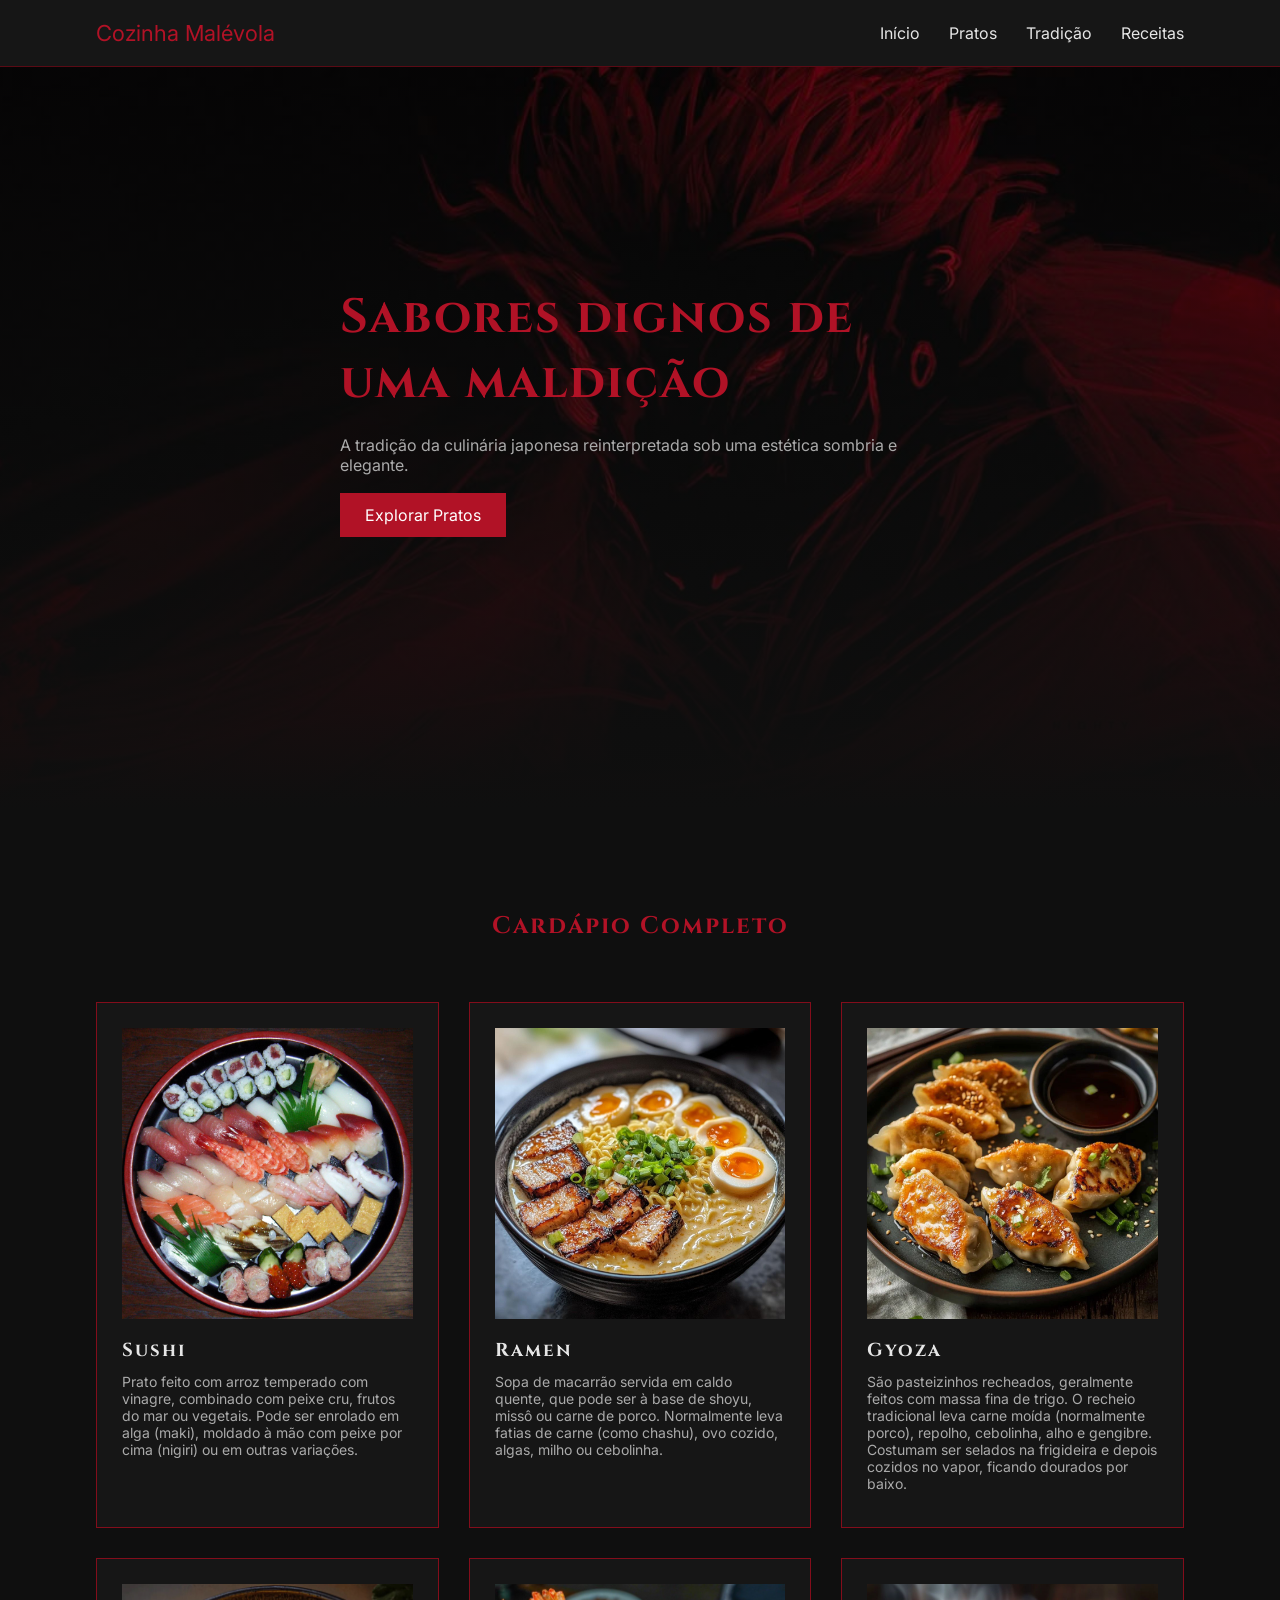
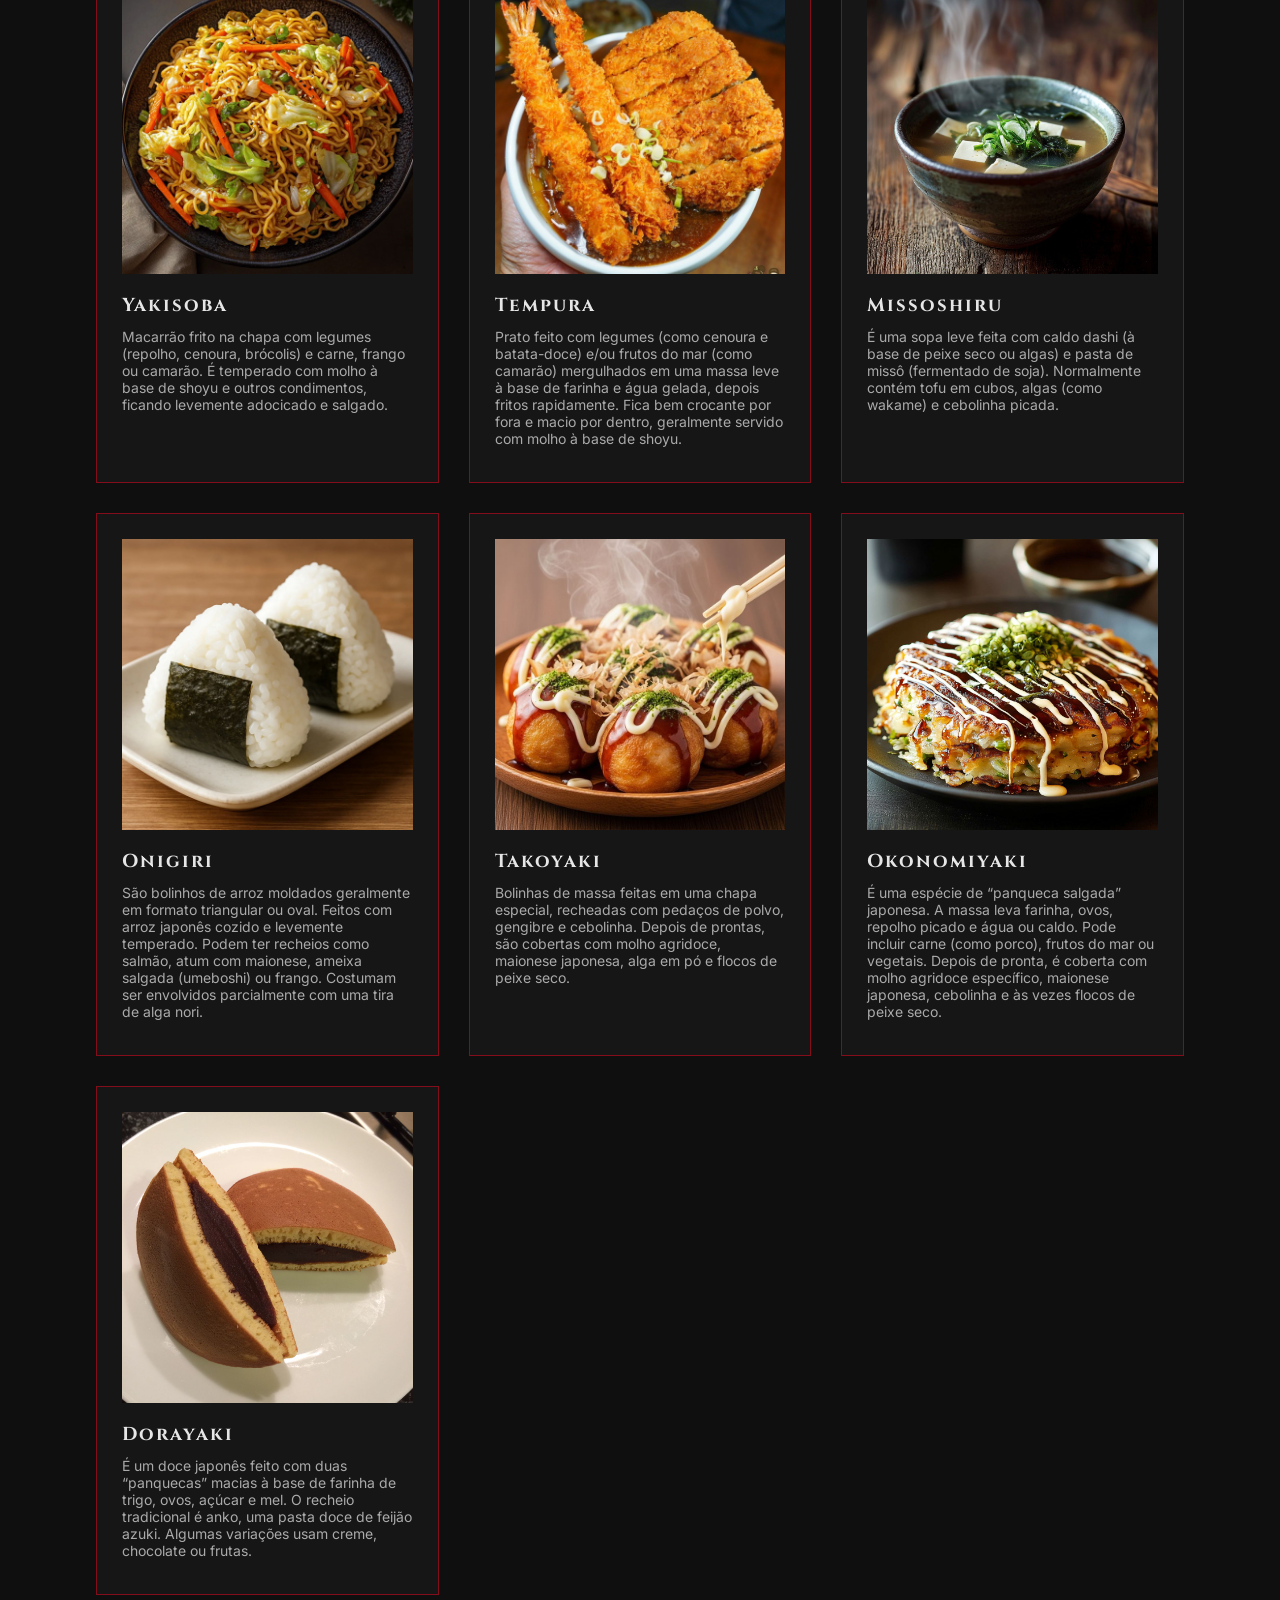
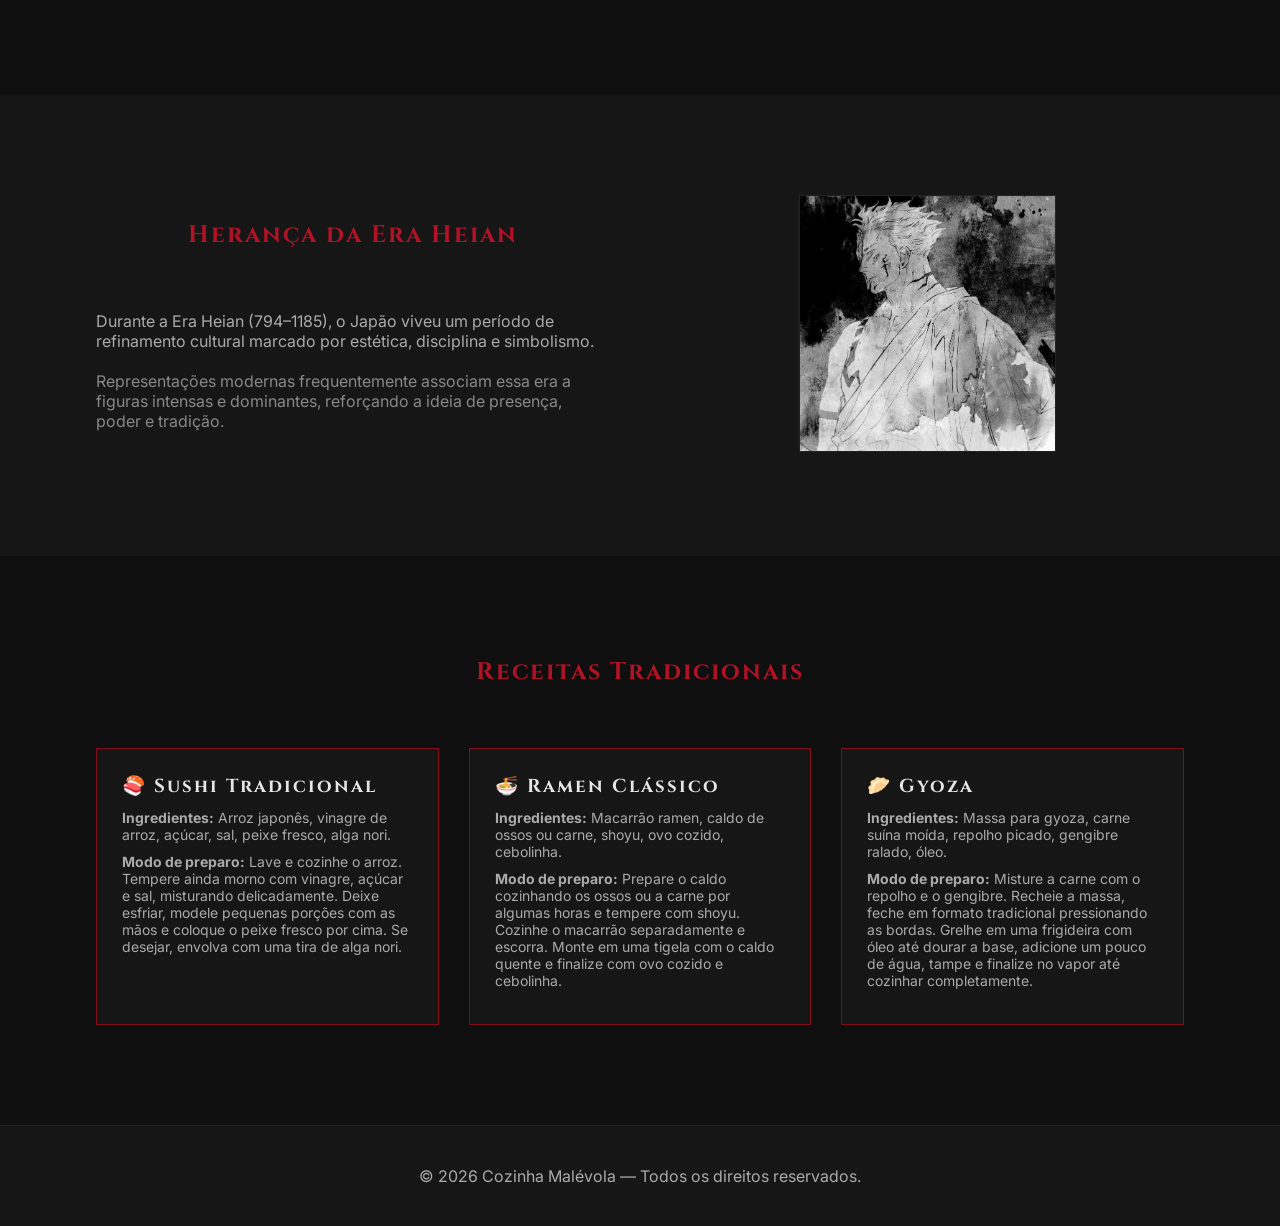
<file: CozinhaMalevola/index.html>
<!DOCTYPE html>
<html lang="pt-br">
<head>
<meta charset="UTF-8">
<meta name="viewport" content="width=device-width, initial-scale=1.0">
<title>Cozinha Malévola</title>

<link href="https://fonts.googleapis.com/css2?family=Cinzel:wght@500;700&family=Inter:wght@300;400;500&display=swap" rel="stylesheet">

<!-- Chamando o CSS externo -->
<link rel="stylesheet" href="style.css">

</head>
<body>

<nav>
    <div class="container nav-container">
        <div class="logo">Cozinha Malévola</div>

        <div class="menu-toggle" id="menu-toggle">
            ☰
        </div>

        <div class="nav-links" id="nav-links">
            <a href="#hero">Início</a>
            <a href="#pratos">Pratos</a>
            <a href="#tradicao">Tradição</a>
            <a href="#receitas">Receitas</a>
        </div>
    </div>
</nav>

<header class="hero" id="hero">
    <div class="container hero-content">
        <h1>Sabores dignos de uma maldição</h1>
        <p>A tradição da culinária japonesa reinterpretada sob uma estética sombria e elegante.</p>
        <a href="#pratos" class="btn">Explorar Pratos</a>
    </div>
</header>

<section id="pratos">
    <div class="container">
        <h2 class="section-title">Cardápio Completo</h2>
        <div class="cards">

            <div class="card">
                <img src="img/sushi.jpg">
                <h3>Sushi</h3>
                <p>Prato feito com arroz temperado com vinagre, combinado com peixe cru, frutos do mar ou vegetais. Pode ser enrolado em alga (maki), moldado à mão com peixe por cima (nigiri) ou em outras variações.</p>
            </div>

            <div class="card">
                <img src="img/ramen.jpg">
                <h3>Ramen</h3>
                <p>Sopa de macarrão servida em caldo quente, que pode ser à base de shoyu, missô ou carne de porco. Normalmente leva fatias de carne (como chashu), ovo cozido, algas, milho ou cebolinha.</p>
            </div>

            <div class="card">
                <img src="img/gyoza.jpg">
                <h3>Gyoza</h3>
                <p>São pasteizinhos recheados, geralmente feitos com massa fina de trigo. O recheio tradicional leva carne moída (normalmente porco), repolho, cebolinha, alho e gengibre. Costumam ser selados na frigideira e depois cozidos no vapor, ficando dourados por baixo.</p>
            </div>

            <div class="card">
                <img src="img/yakisoba.jpg">
                <h3>Yakisoba</h3>
                <p>Macarrão frito na chapa com legumes (repolho, cenoura, brócolis) e carne, frango ou camarão. É temperado com molho à base de shoyu e outros condimentos, ficando levemente adocicado e salgado.</p>
            </div>

            <div class="card">
                <img src="img/tempura.jpg">
                <h3>Tempura</h3>
                <p>Prato feito com legumes (como cenoura e batata-doce) e/ou frutos do mar (como camarão) mergulhados em uma massa leve à base de farinha e água gelada, depois fritos rapidamente. Fica bem crocante por fora e macio por dentro, geralmente servido com molho à base de shoyu.</p>
            </div>

            <div class="card">
                <img src="img/missoshiru.jpg">
                <h3>Missoshiru</h3>
                <p>É uma sopa leve feita com caldo dashi (à base de peixe seco ou algas) e pasta de missô (fermentado de soja). Normalmente contém tofu em cubos, algas (como wakame) e cebolinha picada.</p>
            </div>

            <div class="card">
                <img src="img/onigiri.jpg">
                <h3>Onigiri</h3>
                <p>São bolinhos de arroz moldados geralmente em formato triangular ou oval. Feitos com arroz japonês cozido e levemente temperado. Podem ter recheios como salmão, atum com maionese, ameixa salgada (umeboshi) ou frango. Costumam ser envolvidos parcialmente com uma tira de alga nori.</p>
            </div>

            <div class="card">
                <img src="img/takoyaki.jpg">
                <h3>Takoyaki</h3>
                <p>Bolinhas de massa feitas em uma chapa especial, recheadas com pedaços de polvo, gengibre e cebolinha. Depois de prontas, são cobertas com molho agridoce, maionese japonesa, alga em pó e flocos de peixe seco.</p>
            </div>

            <div class="card">
                <img src="img/okonomiyaki.jpg">
                <h3>Okonomiyaki</h3>
                <p>É uma espécie de “panqueca salgada” japonesa. A massa leva farinha, ovos, repolho picado e água ou caldo. Pode incluir carne (como porco), frutos do mar ou vegetais. Depois de pronta, é coberta com molho agridoce específico, maionese japonesa, cebolinha e às vezes flocos de peixe seco.</p>
            </div>

            <div class="card">
                <img src="img/dorayaki.jpg">
                <h3>Dorayaki</h3>
                <p>É um doce japonês feito com duas “panquecas” macias à base de farinha de trigo, ovos, açúcar e mel. O recheio tradicional é anko, uma pasta doce de feijão azuki. Algumas variações usam creme, chocolate ou frutas.</p>
            </div>

        </div>
    </div>
</section>

<section id="tradicao" class="tradicao">
    <div class="container tradicao-content">

        <div class="tradicao-text">
            <h2 class="section-title">Herança da Era Heian</h2>

            <p class="texto-principal">
                Durante a Era Heian (794–1185), o Japão viveu um período de refinamento cultural
                marcado por estética, disciplina e simbolismo.
            </p>

            <p class="texto-secundario">
                Representações modernas frequentemente associam essa era a figuras intensas
                e dominantes, reforçando a ideia de presença, poder e tradição.
            </p>
        </div>

        <div class="tradicao-img">
            <img src="img/sakana.jpg">
        </div>

    </div>
</section>

<section>
    <div class="container" id="receitas">
        <h2 class="section-title">Receitas Tradicionais</h2>
        <div class="cards">

            <div class="card">
                <h3>🍣 Sushi Tradicional</h3>
                <p><strong>Ingredientes:</strong> Arroz japonês, vinagre de arroz, açúcar, sal, peixe fresco, alga nori.</p>
                <p><strong>Modo de preparo:</strong> Lave e cozinhe o arroz. Tempere ainda morno com vinagre, açúcar e sal, misturando delicadamente. Deixe esfriar, modele pequenas porções com as mãos e coloque o peixe fresco por cima. Se desejar, envolva com uma tira de alga nori.</p>
            </div>

            <div class="card">
                <h3>🍜 Ramen Clássico</h3>
                <p><strong>Ingredientes:</strong> Macarrão ramen, caldo de ossos ou carne, shoyu, ovo cozido, cebolinha.</p>
                <p><strong>Modo de preparo:</strong> Prepare o caldo cozinhando os ossos ou a carne por algumas horas e tempere com shoyu. Cozinhe o macarrão separadamente e escorra. Monte em uma tigela com o caldo quente e finalize com ovo cozido e cebolinha.</p>
            </div>

            <div class="card">
                <h3>🥟 Gyoza</h3>
                <p><strong>Ingredientes:</strong> Massa para gyoza, carne suína moída, repolho picado, gengibre ralado, óleo.</p>
                <p><strong>Modo de preparo:</strong> Misture a carne com o repolho e o gengibre. Recheie a massa, feche em formato tradicional pressionando as bordas. Grelhe em uma frigideira com óleo até dourar a base, adicione um pouco de água, tampe e finalize no vapor até cozinhar completamente.</p>
            </div>

        </div>
    </div>
</section>

<footer>
    © 2026 Cozinha Malévola — Todos os direitos reservados.
</footer>

    <script>
        const toggle = document.getElementById("menu-toggle");
        const navLinks = document.getElementById("nav-links");

        toggle.addEventListener("click", () => {
            navLinks.classList.toggle("active");
        });
    </script>

</body>
</html>
</file>
<file: CozinhaMalevola/style.css>
* {
    margin: 0;
    padding: 0;
    box-sizing: border-box;
}

body {
    background: #0f0f0f;
    color: #e6e6e6;
    font-family: 'Inter', sans-serif;
}

h1, h2, h3 {
    font-family: 'Cinzel', serif;
    letter-spacing: 2px;
}

html{
    scroll-behavior: smooth;
}

.container {
    width: 85%;
    max-width: 1200px;
    margin: auto;
}

a {
    text-decoration: none;
}

/* NAVBAR */

nav {
    background: #161616;
    padding: 20px 0;
    border-bottom: 1px solid #5a0a14;
    position: fixed;
    top: 0;
    left: 0;
    width: 100%;
    z-index: 1000;
}

nav .container {
    display: flex;
    justify-content: space-between;
    align-items: center;
}

.logo {
    color: #b11226;
    font-size: 22px;
}

.nav-links a {
    color: #e6e6e6;
    margin-left: 25px;
    transition: 0.3s;
}

.nav-links a:hover {
    color: #b11226;
}

/* HERO */

.hero {
    position: relative;
    height: 90vh;
    background:
        linear-gradient(to bottom, rgba(0,0,0,0.50), #0f0f0f),
        url('img/sukuna.jpg') center/cover no-repeat;
    display: flex;
    align-items: center;
}

.hero-content {
    max-width: 600px;
}

.hero h1 {
    font-size: 48px;
    color: #b11226;
    margin-bottom: 20px;
}

.hero p {
    color: #aaaaaa;
    margin-bottom: 30px;
}

.btn {
    padding: 12px 25px;
    background: #b11226;
    border: none;
    color: white;
    cursor: pointer;
    transition: 0.3s;
}

.btn:hover {
    background: #5a0a14;
}

/* SECTION */

section {
    padding: 100px 0;
}

.section-title {
    text-align: center;
    margin-bottom: 60px;
    color: #b11226;
}

/* CARDS */

.cards {
    display: grid;
    grid-template-columns: repeat(auto-fit, minmax(250px, 1fr));
    gap: 30px;
}

.card {
    background: #161616;
    padding: 25px;
    border: 1px solid #830d1b;
    transition: 0.3s;
}

.card:hover {
    transform: translateY(-10px);
    border-color: #b11226;
}

.card img {
    width: 100%;
    margin-bottom: 15px;
}

.card h3 {
    margin-bottom: 10px;
}

.card p {
    color: #aaaaaa;
    font-size: 14px;
    margin-bottom: 10px;
}

/* TRADIÇÃO */

.tradicao {
    background: #161616;
}

.tradicao-content {
    display: flex;
    gap: 60px;
    align-items: center;
    flex-wrap: wrap;
}

.tradicao-text {
    flex: 1;
    min-width: 300px;
}

.texto-principal {
    color: #aaaaaa;
    margin-bottom: 20px;
}

.texto-secundario {
    color: #888888;
}

.tradicao-img {
    flex: 1;
    min-width: 300px;
    text-align: center;
}

.tradicao-img img {
    width: 50%;
    border: 1px solid #5a0a14;
}

/* FOOTER */

footer {
    background: #161616;
    padding: 40px 0;
    text-align: center;
    border-top: 1px solid #5a0a14;
    color: #aaaaaa;
}

/* NAV CONTAINER */
.nav-container {
    display: flex;
    justify-content: space-between;
    align-items: center;
}

/* BOTÃO HAMBURGUER */
.menu-toggle {
    display: none;
    font-size: 28px;
    cursor: pointer;
    color: #e6e6e6;
}

/* RESPONSIVO */
@media (max-width: 768px) {

    .menu-toggle {
        display: block;
    }

    .nav-links {
        position: absolute;
        top: 80px;
        right: 0;
        background: #161616;
        width: 100%;
        display: flex;
        flex-direction: column;
        text-align: center;
        padding: 20px 0;
        transform: translateY(-200%);
        transition: 0.4s;
        border-bottom: 1px solid #5a0a14;
    }

    .nav-links a {
        margin: 15px 0;
    }

    .nav-links.active {
        transform: translateY(0);
    }
}
</file>
